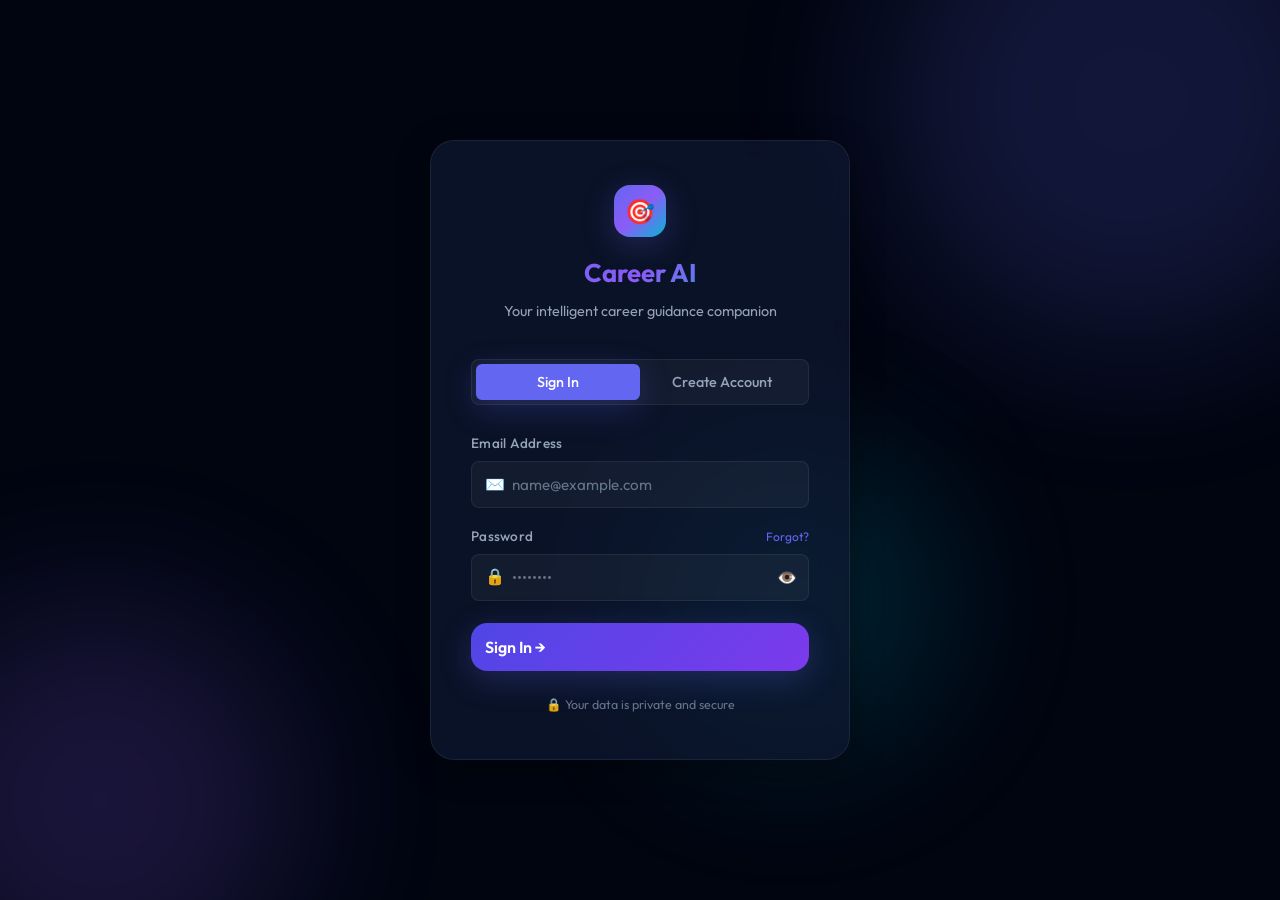
<file: frontend/index.html>
<!DOCTYPE html>
<html lang="en">

<head>
  <meta charset="UTF-8">
  <meta name="viewport" content="width=device-width, initial-scale=1.0">
  <title>Career AI — Dashboard</title>
  <meta name="description"
    content="Your personalized AI-powered career guidance dashboard. Chat, explore recommendations, and track your skill progress.">
  <link rel="stylesheet" href="css/style.css">
  <style>
    /* ── Layout ───────────────────────────────────────────────── */
    body {
      display: flex;
      height: 100vh;
      overflow: hidden;
      background: var(--bg-void);
    }

    /* ── Sidebar ─────────────────────────────────────────────── */
    .sidebar {
      width: 260px;
      min-width: 260px;
      background: var(--bg-card);
      border-right: 1px solid var(--border);
      display: flex;
      flex-direction: column;
      padding: 0;
      overflow: hidden;
    }

    .sidebar-header {
      padding: 24px 20px 20px;
      border-bottom: 1px solid var(--border);
    }

    .brand-row {
      display: flex;
      align-items: center;
      gap: 12px;
      margin-bottom: 16px;
    }

    .brand-icon {
      width: 38px;
      height: 38px;
      background: var(--grad-main);
      border-radius: 10px;
      display: flex;
      align-items: center;
      justify-content: center;
      font-size: 1.1rem;
      flex-shrink: 0;
      box-shadow: var(--shadow-acc);
    }

    .brand-name {
      font-size: 1.05rem;
      font-weight: 700;
      line-height: 1.2;
    }

    .brand-name span {
      display: block;
      font-size: 0.72rem;
      font-weight: 400;
      color: var(--text-3);
    }

    /* User pill */
    .user-pill {
      display: flex;
      align-items: center;
      gap: 10px;
      padding: 10px 12px;
      background: var(--bg-glass2);
      border: 1px solid var(--border);
      border-radius: var(--radius-sm);
    }

    .avatar {
      width: 32px;
      height: 32px;
      border-radius: 50%;
      background: var(--grad-main);
      display: flex;
      align-items: center;
      justify-content: center;
      font-size: 0.85rem;
      font-weight: 700;
      flex-shrink: 0;
    }

    .user-info {
      overflow: hidden;
    }

    .user-info strong {
      font-size: 0.85rem;
      display: block;
      white-space: nowrap;
      overflow: hidden;
      text-overflow: ellipsis;
    }

    .user-info small {
      font-size: 0.72rem;
      color: var(--text-3);
    }

    /* Nav */
    .sidebar-nav {
      flex: 1;
      padding: 16px 12px;
      overflow-y: auto;
      display: flex;
      flex-direction: column;
      gap: 2px;
    }

    .nav-group-label {
      font-size: 0.68rem;
      font-weight: 600;
      color: var(--text-3);
      text-transform: uppercase;
      letter-spacing: 0.08em;
      padding: 12px 8px 6px;
    }

    .nav-item {
      display: flex;
      align-items: center;
      gap: 10px;
      padding: 10px 12px;
      border-radius: var(--radius-sm);
      cursor: pointer;
      transition: var(--transition);
      color: var(--text-2);
      font-size: 0.88rem;
      font-weight: 500;
      border: none;
      background: none;
      width: 100%;
      text-align: left;
      font-family: var(--font);
    }

    .nav-item .nav-icon {
      font-size: 1rem;
      width: 20px;
      text-align: center;
    }

    .nav-item:hover {
      background: var(--bg-glass2);
      color: var(--text-1);
    }

    .nav-item.active {
      background: rgba(99, 102, 241, 0.12);
      color: #a5b4fc;
      border: 1px solid rgba(99, 102, 241, 0.2);
    }

    .nav-badge {
      margin-left: auto;
      min-width: 18px;
      height: 18px;
      background: var(--accent);
      border-radius: 99px;
      font-size: 0.65rem;
      font-weight: 700;
      display: flex;
      align-items: center;
      justify-content: center;
      padding: 0 5px;
    }

    /* New Chat btn */
    .new-chat-btn {
      margin: 0 12px 12px;
      padding: 10px;
      background: rgba(99, 102, 241, 0.12);
      border: 1px dashed rgba(99, 102, 241, 0.35);
      border-radius: var(--radius-sm);
      color: #a5b4fc;
      font-size: 0.85rem;
      font-weight: 500;
      cursor: pointer;
      transition: var(--transition);
      font-family: var(--font);
      display: flex;
      align-items: center;
      justify-content: center;
      gap: 8px;
    }

    .new-chat-btn:hover {
      background: rgba(99, 102, 241, 0.2);
      border-style: solid;
    }

    /* Session list */
    #sessionList {
      display: flex;
      flex-direction: column;
      gap: 2px;
    }

    .session-item {
      display: flex;
      align-items: center;
      gap: 8px;
      padding: 8px 10px;
      border-radius: var(--radius-sm);
      cursor: pointer;
      font-size: 0.82rem;
      color: var(--text-2);
      transition: var(--transition);
      white-space: nowrap;
      overflow: hidden;
      text-overflow: ellipsis;
    }

    .session-item:hover {
      background: var(--bg-glass2);
      color: var(--text-1);
    }

    /* Sidebar footer */
    .sidebar-footer {
      padding: 12px;
      border-top: 1px solid var(--border);
    }

    .logout-btn {
      width: 100%;
      padding: 10px;
      background: rgba(239, 68, 68, 0.08);
      border: 1px solid rgba(239, 68, 68, 0.15);
      border-radius: var(--radius-sm);
      color: #f87171;
      font-size: 0.85rem;
      font-weight: 500;
      cursor: pointer;
      font-family: var(--font);
      transition: var(--transition);
      display: flex;
      align-items: center;
      justify-content: center;
      gap: 8px;
    }

    .logout-btn:hover {
      background: rgba(239, 68, 68, 0.15);
    }

    /* ── Main Content ─────────────────────────────────────────── */
    .main-content {
      flex: 1;
      display: flex;
      flex-direction: column;
      overflow: hidden;
    }

    .view {
      display: none;
      flex-direction: column;
      height: 100%;
      overflow-y: auto;
    }

    .view.active {
      display: flex;
    }

    .view-body {
      padding: 32px 40px;
      flex: 1;
    }

    .view-header {
      padding: 20px 40px;
      border-bottom: 1px solid var(--border);
      display: flex;
      align-items: center;
      justify-content: space-between;
      background: rgba(2, 6, 23, 0.5);
      backdrop-filter: blur(8px);
      -webkit-backdrop-filter: blur(8px);
      flex-shrink: 0;
    }

    .view-title {
      font-size: 1.2rem;
      font-weight: 700;
    }

    .view-subtitle {
      font-size: 0.82rem;
      color: var(--text-3);
      margin-top: 2px;
    }

    /* ── Chat View ────────────────────────────────────────────── */
    #chatView {
      padding: 0;
      overflow: hidden;
    }

    .chat-layout {
      display: flex;
      flex-direction: column;
      height: 100%;
    }

    .messages-area {
      flex: 1;
      overflow-y: auto;
      padding: 28px 40px;
      display: flex;
      flex-direction: column;
      gap: 16px;
    }

    .msg {
      display: flex;
      gap: 12px;
      max-width: 75%;
      animation: msgIn 0.2s ease;
    }

    @keyframes msgIn {
      from {
        opacity: 0;
        transform: translateY(8px);
      }

      to {
        opacity: 1;
        transform: translateY(0);
      }
    }

    .msg.user {
      align-self: flex-end;
      flex-direction: row-reverse;
    }

    .msg-avatar {
      width: 32px;
      height: 32px;
      border-radius: 50%;
      display: flex;
      align-items: center;
      justify-content: center;
      font-size: 0.9rem;
      flex-shrink: 0;
      margin-top: 2px;
    }

    .msg.assistant .msg-avatar {
      background: linear-gradient(135deg, #6366f1, #8b5cf6);
    }

    .msg.user .msg-avatar {
      background: linear-gradient(135deg, #0ea5e9, #06b6d4);
    }

    .msg-bubble {
      padding: 13px 18px;
      border-radius: 18px;
      font-size: 0.92rem;
      line-height: 1.65;
      white-space: pre-wrap;
    }

    .msg.assistant .msg-bubble {
      background: var(--bg-card);
      border: 1px solid var(--border);
      border-bottom-left-radius: 4px;
      color: var(--text-1);
    }

    .msg.user .msg-bubble {
      background: var(--grad-btn);
      color: #fff;
      border-bottom-right-radius: 4px;
      box-shadow: var(--shadow-acc);
    }

    /* Typing indicator */
    .typing-dots {
      display: flex;
      gap: 4px;
      padding: 6px 0;
      align-items: center;
    }

    .typing-dots span {
      width: 7px;
      height: 7px;
      background: var(--text-3);
      border-radius: 50%;
      animation: dot 1.4s ease-in-out infinite;
    }

    .typing-dots span:nth-child(2) {
      animation-delay: 0.2s;
    }

    .typing-dots span:nth-child(3) {
      animation-delay: 0.4s;
    }

    @keyframes dot {

      0%,
      80%,
      100% {
        opacity: 0.3;
        transform: scale(0.8);
      }

      40% {
        opacity: 1;
        transform: scale(1);
      }
    }

    /* Feedback bar below assistant message */
    .msg-feedback {
      display: flex;
      align-items: center;
      gap: 6px;
      margin-top: 4px;
      padding-left: 44px;
    }

    .feedback-label {
      font-size: 0.72rem;
      color: var(--text-3);
    }

    .fb-star {
      font-size: 0.9rem;
      cursor: pointer;
      color: var(--text-3);
      transition: var(--transition);
    }

    .fb-star:hover,
    .fb-star.lit {
      color: #fbbf24;
    }

    /* Input bar */
    .chat-input-bar {
      padding: 16px 40px 20px;
      border-top: 1px solid var(--border);
      display: flex;
      gap: 12px;
      align-items: flex-end;
      background: var(--bg-void);
      flex-shrink: 0;
    }

    #chatInput {
      flex: 1;
      resize: none;
      min-height: 46px;
      max-height: 140px;
      padding: 12px 16px;
      background: var(--bg-card);
      border: 1px solid var(--border);
      border-radius: var(--radius);
      color: var(--text-1);
      font-family: var(--font);
      font-size: 0.92rem;
      line-height: 1.5;
      transition: var(--transition);
    }

    #chatInput:focus {
      outline: none;
      border-color: var(--accent);
      box-shadow: 0 0 0 3px rgba(99, 102, 241, 0.15);
    }

    #chatInput::placeholder {
      color: var(--text-3);
    }

    #sendBtn {
      width: 46px;
      height: 46px;
      border-radius: var(--radius-sm);
      border: none;
      background: var(--grad-btn);
      color: #fff;
      cursor: pointer;
      font-size: 1.1rem;
      transition: var(--transition);
      flex-shrink: 0;
      display: flex;
      align-items: center;
      justify-content: center;
      box-shadow: var(--shadow-acc);
    }

    #sendBtn:hover {
      transform: scale(1.05);
    }

    #sendBtn:disabled {
      opacity: 0.5;
      cursor: not-allowed;
      transform: none;
    }

    /* ── Shared view styles ───────────────────────────────────── */
    .section-heading {
      font-size: 1.35rem;
      font-weight: 700;
      margin-bottom: 4px;
    }

    .section-sub {
      color: var(--text-2);
      font-size: 0.88rem;
      margin-bottom: 24px;
    }

    .card-grid {
      display: grid;
      grid-template-columns: repeat(auto-fill, minmax(280px, 1fr));
      gap: 20px;
    }

    .data-card {
      background: var(--bg-card);
      border: 1px solid var(--border);
      border-radius: var(--radius);
      padding: 22px;
      transition: var(--transition);
      position: relative;
      overflow: hidden;
    }

    .data-card::before {
      content: '';
      position: absolute;
      top: 0;
      left: 0;
      right: 0;
      height: 2px;
      background: var(--grad-main);
      opacity: 0;
      transition: var(--transition);
    }

    .data-card:hover {
      border-color: var(--border-act);
      transform: translateY(-3px);
      box-shadow: var(--shadow-md);
    }

    .data-card:hover::before {
      opacity: 1;
    }

    .card-label {
      font-size: 0.72rem;
      font-weight: 600;
      color: var(--text-3);
      text-transform: uppercase;
      letter-spacing: 0.06em;
      margin-bottom: 6px;
    }

    .card-value {
      font-size: 1rem;
      font-weight: 600;
      color: var(--text-1);
    }

    .card-sub {
      font-size: 0.8rem;
      color: var(--text-2);
      margin-top: 4px;
    }

    /* Stat row */
    .stat-row {
      display: flex;
      gap: 16px;
      margin-bottom: 28px;
    }

    .stat-box {
      flex: 1;
      padding: 18px 20px;
      background: var(--bg-card);
      border: 1px solid var(--border);
      border-radius: var(--radius);
      display: flex;
      align-items: center;
      gap: 14px;
    }

    .stat-icon {
      width: 42px;
      height: 42px;
      border-radius: var(--radius-sm);
      display: flex;
      align-items: center;
      justify-content: center;
      font-size: 1.2rem;
      flex-shrink: 0;
    }

    .stat-icon-blue {
      background: rgba(99, 102, 241, 0.15);
    }

    .stat-icon-green {
      background: rgba(34, 197, 94, 0.15);
    }

    .stat-icon-amber {
      background: rgba(245, 158, 11, 0.15);
    }

    .stat-icon-cyan {
      background: rgba(6, 182, 212, 0.15);
    }

    .stat-label {
      font-size: 0.75rem;
      color: var(--text-3);
      margin-bottom: 2px;
    }

    .stat-value {
      font-size: 1.2rem;
      font-weight: 700;
    }

    /* ── Recommendations View ─────────────────────────────────── */
    .rec-header {
      display: flex;
      align-items: flex-start;
      justify-content: space-between;
      margin-bottom: 24px;
    }

    .ai-roadmap-box {
      background: linear-gradient(135deg, rgba(139, 92, 246, 0.08), rgba(99, 102, 241, 0.04));
      border: 1px solid rgba(139, 92, 246, 0.2);
      border-radius: var(--radius);
      padding: 24px;
      margin-bottom: 28px;
      display: none;
    }

    .ai-roadmap-box h3 {
      color: #a78bfa;
      font-size: 1rem;
      margin-bottom: 12px;
      display: flex;
      align-items: center;
      gap: 8px;
    }

    #aiGuidanceContent {
      white-space: pre-wrap;
      line-height: 1.7;
      font-size: 0.9rem;
      color: var(--text-2);
    }

    /* ── Career Rankings (Insights) ───────────────────────────── */
    .insights-grid {
      display: grid;
      grid-template-columns: 1fr 1fr;
      gap: 24px;
    }

    @media (max-width: 900px) {
      .insights-grid {
        grid-template-columns: 1fr;
      }
    }

    .career-rank-card {
      background: var(--bg-card);
      border: 1px solid var(--border);
      border-radius: var(--radius);
      padding: 18px 20px;
      display: flex;
      align-items: center;
      gap: 16px;
      transition: var(--transition);
      margin-bottom: 10px;
    }

    .career-rank-card:hover {
      border-color: var(--border-act);
      transform: translateX(4px);
    }

    .rank-num {
      width: 32px;
      height: 32px;
      border-radius: 50%;
      background: rgba(99, 102, 241, 0.12);
      border: 1px solid rgba(99, 102, 241, 0.25);
      display: flex;
      align-items: center;
      justify-content: center;
      font-size: 0.8rem;
      font-weight: 700;
      color: #a5b4fc;
      flex-shrink: 0;
    }

    .rank-info {
      flex: 1;
      min-width: 0;
    }

    .rank-name {
      font-weight: 600;
      font-size: 0.92rem;
      margin-bottom: 4px;
    }

    .rank-meta {
      font-size: 0.75rem;
      color: var(--text-3);
    }

    .rank-score {
      font-size: 1.3rem;
      font-weight: 700;
      background: var(--grad-main);
      -webkit-background-clip: text;
      background-clip: text;
      -webkit-text-fill-color: transparent;
      flex-shrink: 0;
    }

    /* Score bar */
    .score-bar-wrap {
      margin-top: 6px;
    }

    /* Skill gap */
    .gap-item {
      display: flex;
      align-items: center;
      justify-content: space-between;
      padding: 10px 0;
      border-bottom: 1px solid var(--border);
    }

    .gap-item:last-child {
      border-bottom: none;
    }

    .gap-skill-name {
      font-size: 0.9rem;
    }

    .importance-bar {
      width: 60px;
      height: 4px;
      background: rgba(255, 255, 255, 0.08);
      border-radius: 99px;
      overflow: hidden;
    }

    .importance-fill {
      height: 100%;
      background: var(--danger);
      border-radius: 99px;
      transition: width 0.6s ease;
    }

    /* ── Skill Progress View ──────────────────────────────────── */
    .skill-progress-list {
      display: flex;
      flex-direction: column;
      gap: 12px;
    }

    .sp-card {
      background: var(--bg-card);
      border: 1px solid var(--border);
      border-radius: var(--radius);
      padding: 16px 20px;
      display: flex;
      align-items: center;
      gap: 16px;
    }

    .sp-icon {
      width: 36px;
      height: 36px;
      background: rgba(99, 102, 241, 0.12);
      border-radius: 8px;
      display: flex;
      align-items: center;
      justify-content: center;
      font-size: 1rem;
      flex-shrink: 0;
    }

    .sp-info {
      flex: 1;
    }

    .sp-name {
      font-weight: 600;
      font-size: 0.9rem;
      margin-bottom: 4px;
    }

    .sp-label {
      font-size: 0.75rem;
      color: var(--text-3);
    }

    .sp-controls {
      display: flex;
      gap: 6px;
      align-items: center;
    }

    .sp-slider {
      width: 100px;
      -webkit-appearance: none;
      appearance: none;
      height: 4px;
      background: rgba(255, 255, 255, 0.1);
      border-radius: 99px;
      outline: none;
      cursor: pointer;
    }

    .sp-slider::-webkit-slider-thumb {
      -webkit-appearance: none;
      width: 14px;
      height: 14px;
      border-radius: 50%;
      background: var(--accent);
      cursor: pointer;
      box-shadow: 0 0 0 3px rgba(99, 102, 241, 0.2);
    }

    /* Add skill form */
    .add-skill-row {
      display: flex;
      gap: 10px;
      margin-bottom: 20px;
    }

    /* ── Profile View ──────────────────────────────────────────── */
    .profile-grid {
      display: grid;
      grid-template-columns: 1fr 1fr;
      gap: 20px;
    }

    .profile-field {
      display: flex;
      flex-direction: column;
      gap: 4px;
    }

    .profile-field .field-label {
      font-size: 0.75rem;
      color: var(--text-3);
      text-transform: uppercase;
      letter-spacing: 0.05em;
    }

    .profile-field .field-value {
      font-size: 0.95rem;
      color: var(--text-1);
      font-weight: 500;
    }

    /* ── Feedback modal ───────────────────────────────────────── */
    .modal-overlay {
      position: fixed;
      inset: 0;
      background: rgba(0, 0, 0, 0.7);
      display: none;
      align-items: center;
      justify-content: center;
      z-index: 1000;
      backdrop-filter: blur(4px);
    }

    .modal-overlay.open {
      display: flex;
    }

    .modal-box {
      background: var(--bg-card);
      border: 1px solid var(--border);
      border-radius: var(--radius-lg);
      padding: 32px;
      width: 100%;
      max-width: 420px;
      animation: fadeUp 0.3s ease;
    }

    .modal-box h3 {
      font-size: 1.1rem;
      margin-bottom: 8px;
    }

    .modal-box p {
      color: var(--text-2);
      font-size: 0.88rem;
      margin-bottom: 20px;
    }

    .modal-actions {
      display: flex;
      gap: 10px;
      margin-top: 20px;
      justify-content: flex-end;
    }

    /* ── Loading skeleton for cards ───────────────────────────── */
    .loading-grid {
      display: grid;
      grid-template-columns: repeat(auto-fill, minmax(280px, 1fr));
      gap: 20px;
    }

    .skel-card {
      height: 120px;
      border-radius: var(--radius);
    }

    /* ── Scrollable sections ──────────────────────────────────── */
    .scrollable {
      overflow-y: auto;
    }
  </style>
</head>

<body>

  <!-- ════ SIDEBAR ════════════════════════════════════════════════ -->
  <aside class="sidebar">
    <div class="sidebar-header">
      <div class="brand-row">
        <div class="brand-icon">🎯</div>
        <div class="brand-name">
          Career AI
          <span>Guidance System</span>
        </div>
      </div>
      <div class="user-pill">
        <div class="avatar" id="avatarEl">K</div>
        <div class="user-info">
          <strong id="userNameEl">Loading...</strong>
          <small id="userStreamEl">Student</small>
        </div>
      </div>
    </div>

    <nav class="sidebar-nav" role="navigation">
      <div class="nav-group-label">Chat</div>
      <button class="nav-item active" id="nav-chat" onclick="switchView('chat', this)">
        <span class="nav-icon">💬</span> Career Chat
      </button>
      <button class="new-chat-btn" onclick="createNewChat()">＋ New Chat</button>

      <div class="nav-group-label">Sessions</div>
      <div id="sessionList">
        <div class="session-item" style="color:var(--text-3);font-style:italic;">No sessions yet</div>
      </div>

      <div class="nav-group-label">Explore</div>
      <button class="nav-item" id="nav-recommendations" onclick="switchView('recommendations', this)">
        <span class="nav-icon">🎓</span> Recommendations
      </button>
      <button class="nav-item" id="nav-insights" onclick="switchView('insights', this)">
        <span class="nav-icon">📊</span> Career Insights
      </button>
      <button class="nav-item" id="nav-skills" onclick="switchView('skills', this)">
        <span class="nav-icon">🛠️</span> Skill Progress
      </button>
      <button class="nav-item" id="nav-profile" onclick="switchView('profile', this)">
        <span class="nav-icon">👤</span> My Profile
      </button>
    </nav>

    <div class="sidebar-footer">
      <button class="logout-btn" onclick="handleLogout()">🚪 Logout</button>
    </div>
  </aside>

  <!-- ════ MAIN CONTENT ════════════════════════════════════════════ -->
  <main class="main-content">

    <!-- ── Chat View ──────────────────────────────────────────── -->
    <div id="chatView" class="view active">
      <div class="chat-layout">
        <div class="view-header">
          <div>
            <div class="view-title">Career Guidance Chat</div>
            <div class="view-subtitle" id="chatSessionLabel">Ask me anything about careers, colleges, or skills</div>
          </div>
          <div style="display:flex;gap:8px;">
            <button class="btn-ghost" onclick="openFeedbackModal()" style="font-size:0.82rem;padding:8px 14px;">⭐ Rate
              AI</button>
          </div>
        </div>

        <div class="messages-area" id="chatMessages">
          <div class="msg assistant">
            <div class="msg-avatar">🎯</div>
            <div>
              <div class="msg-bubble">
                Hello! I'm your AI career advisor. I can help you explore careers, understand entrance exams, identify
                skill gaps, and build a personalized roadmap. What would you like to know today?
              </div>
            </div>
          </div>

          <!-- Quick prompts -->
          <div style="display:flex;flex-wrap:wrap;gap:8px;padding-left:44px;">
            <button class="btn-ghost" style="font-size:0.8rem;padding:7px 14px;"
              onclick="quickPrompt('What career suits me best based on my profile?')">🎯 Best career for me</button>
            <button class="btn-ghost" style="font-size:0.8rem;padding:7px 14px;"
              onclick="quickPrompt('What skills should I learn next?')">🛠️ Skills to learn</button>
            <button class="btn-ghost" style="font-size:0.8rem;padding:7px 14px;"
              onclick="quickPrompt('Give me a 6-month study roadmap')">🗺️ 6-month roadmap</button>
            <button class="btn-ghost" style="font-size:0.8rem;padding:7px 14px;"
              onclick="quickPrompt('Which exams should I prepare for?')">📝 Entrance exams</button>
          </div>
        </div>

        <div class="chat-input-bar">
          <textarea id="chatInput" placeholder="Ask about careers, colleges, skills, exams..." rows="1"></textarea>
          <button id="sendBtn" onclick="sendMessage()">➤</button>
        </div>
      </div>
    </div>

    <!-- ── Recommendations View ───────────────────────────────── -->
    <div id="recommendationsView" class="view">
      <div class="view-header">
        <div>
          <div class="view-title">🎓 College Recommendations</div>
          <div class="view-subtitle">Matched to your marks, category, and interest area</div>
        </div>
        <button class="btn-primary" onclick="generateAiGuidance()" style="padding:10px 18px;font-size:0.85rem;">✨
          Generate AI Roadmap</button>
      </div>
      <div class="view-body">
        <div id="aiGuidanceBox" class="ai-roadmap-box">
          <h3>✨ AI-Generated Career Roadmap</h3>
          <div id="aiGuidanceContent">Generating...</div>
        </div>
        <div id="recGrid" class="card-grid">
          <div class="skel-card skeleton"></div>
          <div class="skel-card skeleton"></div>
          <div class="skel-card skeleton"></div>
        </div>
      </div>
    </div>

    <!-- ── Insights View ──────────────────────────────────────── -->
    <div id="insightsView" class="view">
      <div class="view-header">
        <div>
          <div class="view-title">📊 Career Insights</div>
          <div class="view-subtitle">AI-scored career matches and skill gap analysis</div>
        </div>
        <div>
          <input id="webSearchInput" class="input-field" type="text" placeholder="Search any career..."
            style="width:180px;font-size:0.82rem;padding:8px 12px;display:inline-block;"
            onkeydown="if(event.key==='Enter') performWebSearch()">
          <button class="btn-primary" onclick="performWebSearch()"
            style="padding:9px 16px;font-size:0.82rem;margin-left:6px;">🔍 Search</button>
        </div>
      </div>
      <div class="view-body">
        <!-- Web result -->
        <div id="webSearchResult" style="display:none;margin-bottom:20px;" class="data-card"></div>

        <div class="insights-grid">
          <!-- Career Rankings -->
          <div>
            <div class="section-heading" style="font-size:1.05rem;margin-bottom:16px;">🏆 Top Career Matches</div>
            <div id="rankingList">
              <div class="skel-card skeleton" style="height:80px;"></div>
              <div class="skel-card skeleton" style="height:80px;margin-top:10px;"></div>
              <div class="skel-card skeleton" style="height:80px;margin-top:10px;"></div>
            </div>
          </div>

          <!-- Skill Gap -->
          <div>
            <div class="section-heading" style="font-size:1.05rem;margin-bottom:16px;">🎯 Skill Gap Analysis</div>
            <div class="data-card" style="padding:20px;">
              <div style="font-size:0.8rem;color:var(--text-3);margin-bottom:14px;" id="skillGapCareer">For your career
                goal</div>
              <div id="skillGapList">
                <div class="skeleton" style="height:16px;margin-bottom:10px;border-radius:4px;"></div>
              </div>
            </div>

            <div class="data-card" style="margin-top:16px;padding:20px;">
              <div style="font-size:0.85rem;font-weight:600;margin-bottom:12px;">🌐 Explore Career Online</div>
              <p style="font-size:0.78rem;color:var(--text-3);margin-bottom:12px;">Find careers not in our database</p>
              <div id="webResultInline"
                style="font-size:0.82rem;color:var(--text-2);display:none;margin-bottom:12px;line-height:1.6;"></div>
            </div>
          </div>
        </div>
      </div>
    </div>

    <!-- ── Skill Progress View ────────────────────────────────── -->
    <div id="skillsView" class="view">
      <div class="view-header">
        <div>
          <div class="view-title">🛠️ Skill Progress Tracker</div>
          <div class="view-subtitle">Track your learning journey and proficiency levels</div>
        </div>
      </div>
      <div class="view-body">
        <!-- Add skill -->
        <div class="add-skill-row">
          <input id="newSkillInput" class="input-field" type="text"
            placeholder="Add a new skill (e.g. React, Deep Learning)" style="flex:1;"
            onkeydown="if(event.key==='Enter') addNewSkill()">
          <select id="newSkillLevel" class="input-field" style="width:140px;">
            <option value="1">Beginner</option>
            <option value="2">Elementary</option>
            <option value="3" selected>Intermediate</option>
            <option value="4">Advanced</option>
            <option value="5">Expert</option>
          </select>
          <button class="btn-primary" onclick="addNewSkill()" style="padding:12px 20px;">＋ Add</button>
        </div>

        <div id="skillProgressList" class="skill-progress-list">
          <div class="skel-card skeleton" style="height:60px;border-radius:12px;"></div>
          <div class="skel-card skeleton" style="height:60px;border-radius:12px;margin-top:10px;"></div>
        </div>
      </div>
    </div>

    <!-- ── Profile View ───────────────────────────────────────── -->
    <div id="profileView" class="view">
      <div class="view-header">
        <div>
          <div class="view-title">👤 My Profile</div>
          <div class="view-subtitle">Your academic background and career preferences</div>
        </div>
        <button class="btn-primary" onclick="window.location.href='profile-setup.html'"
          style="padding:10px 18px;font-size:0.85rem;">✏️ Edit Profile</button>
      </div>
      <div class="view-body">
        <div class="data-card" style="padding:28px;max-width:640px;margin-bottom:24px;">
          <div id="profileContent">
            <div class="skeleton" style="height:16px;width:60%;border-radius:4px;margin-bottom:12px;"></div>
            <div class="skeleton" style="height:16px;width:40%;border-radius:4px;margin-bottom:12px;"></div>
            <div class="skeleton" style="height:16px;width:70%;border-radius:4px;"></div>
          </div>
        </div>

        <!-- Skills card -->
        <div class="data-card" style="padding:24px;max-width:640px;">
          <div style="font-size:0.88rem;font-weight:600;color:var(--text-2);margin-bottom:14px;">🛠️ Current Skills
          </div>
          <div id="profileSkillsList" style="display:flex;flex-wrap:wrap;gap:8px;"></div>
        </div>
      </div>
    </div>

  </main>

  <!-- ── Feedback Modal ────────────────────────────────── -->
  <div class="modal-overlay" id="feedbackModal">
    <div class="modal-box glass-card">
      <h3>⭐ Rate AI Guidance</h3>
      <p>How helpful was Career AI's guidance? Your feedback improves recommendations.</p>
      <div style="display:flex;align-items:center;gap:6px;margin-bottom:16px;">
        <span class="feedback-label">Rating:</span>
        <div class="star-rating" id="modalStars">
          <span class="star" onclick="setModalRating(1)">★</span>
          <span class="star" onclick="setModalRating(2)">★</span>
          <span class="star" onclick="setModalRating(3)">★</span>
          <span class="star" onclick="setModalRating(4)">★</span>
          <span class="star" onclick="setModalRating(5)">★</span>
        </div>
      </div>
      <textarea id="feedbackComment" class="input-field" rows="3" placeholder="Any specific comments? (optional)"
        style="resize:vertical;"></textarea>
      <div class="modal-actions">
        <button class="btn-ghost" onclick="closeFeedbackModal()">Cancel</button>
        <button class="btn-primary" onclick="submitFeedback()">Submit Feedback</button>
      </div>
    </div>
  </div>

  <script src="js/api.js"></script>
  <script>
    // ─── State ───────────────────────────────────────────────────
    const userId = localStorage.getItem("user_id");
    if (!userId) window.location.href = "login.html";

    let currentSessionId = null;
    let currentFeedbackRating = 0;
    let currentView = "chat";

    // ─── Init ────────────────────────────────────────────────────
    window.addEventListener("DOMContentLoaded", async () => {
      await loadUserInfo();
      guardProfile();
      loadSessions();
    });

    async function guardProfile() {
      if (localStorage.getItem("profile_setup") === "true") return;
      try {
        const res = await api(`/profile/${userId}`);
        if (!res || res.error) {
          window.location.href = "profile-setup.html";
        } else {
          localStorage.setItem("profile_setup", "true");
        }
      } catch (e) { }
    }

    async function loadUserInfo() {
      try {
        const p = await api(`/profile/${userId}`);
        if (p && !p.error) {
          const name = p.name || localStorage.getItem("user_name") || "Student";
          document.getElementById("userNameEl").textContent = name;
          document.getElementById("avatarEl").textContent = name[0].toUpperCase();
          document.getElementById("userStreamEl").textContent = p.stream || p.education_level || "Student";
        }
      } catch (e) { }
    }

    // ─── View Switching ──────────────────────────────────────────
    function switchView(view, btn) {
      document.querySelectorAll(".view").forEach(v => v.classList.remove("active"));
      document.querySelectorAll(".nav-item").forEach(n => n.classList.remove("active"));

      const viewMap = {
        chat: "chatView",
        recommendations: "recommendationsView",
        insights: "insightsView",
        skills: "skillsView",
        profile: "profileView",
      };

      document.getElementById(viewMap[view]).classList.add("active");
      if (btn) btn.classList.add("active");
      currentView = view;

      if (view === "recommendations") loadRecommendations();
      if (view === "insights") loadInsights();
      if (view === "skills") loadSkillProgress();
      if (view === "profile") loadProfile();
    }

    // ─── Chat ────────────────────────────────────────────────────
    async function getOrCreateSession() {
      if (currentSessionId) return currentSessionId;
      const res = await api(`/chat/session/${userId}`, "POST");
      currentSessionId = res.session_id;
      await loadSessions();
      return currentSessionId;
    }

    async function sendMessage() {
      const input = document.getElementById("chatInput");
      const text = input.value.trim();
      if (!text) return;

      appendMessage(text, "user");
      input.value = "";
      autoResize(input);

      const sessionId = await getOrCreateSession();

      // Typing indicator
      const typingEl = appendTyping();

      document.getElementById("sendBtn").disabled = true;
      try {
        const res = await api(`/chat/${sessionId}?message=${encodeURIComponent(text)}`, "POST");
        typingEl.remove();
        const reply = res.reply || res.error || "Sorry, I couldn't process that.";
        appendMessage(reply, "assistant");
      } catch (e) {
        typingEl.remove();
        appendMessage("⚠️ Could not reach the server. Please check the backend.", "assistant");
      } finally {
        document.getElementById("sendBtn").disabled = false;
      }
    }

    function quickPrompt(text) {
      document.getElementById("chatInput").value = text;
      sendMessage();
    }

    function appendMessage(text, role) {
      const area = document.getElementById("chatMessages");
      const msg = document.createElement("div");
      msg.className = `msg ${role}`;
      msg.innerHTML = `
    <div class="msg-avatar">${role === "assistant" ? "🎯" : "👤"}</div>
    <div>
      <div class="msg-bubble">${escHtml(text)}</div>
    </div>
  `;
      area.appendChild(msg);
      area.scrollTop = area.scrollHeight;
      return msg;
    }

    function appendTyping() {
      const area = document.getElementById("chatMessages");
      const msg = document.createElement("div");
      msg.className = "msg assistant";
      msg.innerHTML = `
    <div class="msg-avatar">🎯</div>
    <div class="msg-bubble" style="padding:14px 18px;">
      <div class="typing-dots"><span></span><span></span><span></span></div>
    </div>
  `;
      area.appendChild(msg);
      area.scrollTop = area.scrollHeight;
      return msg;
    }

    function escHtml(t) {
      return t.replace(/&/g, "&amp;").replace(/</g, "&lt;").replace(/>/g, "&gt;").replace(/\n/g, "<br>");
    }

    function createNewChat() {
      currentSessionId = null;
      document.getElementById("chatMessages").innerHTML = `
    <div class="msg assistant">
      <div class="msg-avatar">🎯</div>
      <div><div class="msg-bubble">New session started! How can I help you today?</div></div>
    </div>
  `;
      switchView("chat", document.getElementById("nav-chat"));
    }

    async function loadSessions() {
      try {
        const sessions = await api(`/chat/sessions/${userId}`);
        const list = document.getElementById("sessionList");
        if (!sessions || !sessions.length) {
          list.innerHTML = `<div class="session-item" style="color:var(--text-3);font-style:italic;">No sessions yet</div>`;
          return;
        }
        list.innerHTML = sessions.slice(0, 6).map(s => `
      <div class="session-item" onclick="loadSession(${s.session_id})">
        💬 ${escHtml(s.title || "Chat #" + s.session_id)}
      </div>
    `).join("");
      } catch (e) { }
    }

    async function loadSession(sessionId) {
      currentSessionId = sessionId;
      document.getElementById("chatSessionLabel").textContent = "Session #" + sessionId;
      const msgs = await api(`/chat/messages/${sessionId}`);
      const area = document.getElementById("chatMessages");
      area.innerHTML = "";
      if (msgs && msgs.length) {
        msgs.forEach(m => appendMessage(m.message, m.role));
      }
      switchView("chat", document.getElementById("nav-chat"));
    }

    // Auto-resize textarea
    document.getElementById("chatInput").addEventListener("input", function () { autoResize(this); });
    document.getElementById("chatInput").addEventListener("keydown", function (e) {
      if (e.key === "Enter" && !e.shiftKey) { e.preventDefault(); sendMessage(); }
    });
    function autoResize(el) {
      el.style.height = "auto";
      el.style.height = Math.min(el.scrollHeight, 140) + "px";
    }

    // ─── Recommendations ─────────────────────────────────────────
    async function loadRecommendations() {
      const grid = document.getElementById("recGrid");
      grid.innerHTML = `<div class="skel-card skeleton"></div><div class="skel-card skeleton"></div><div class="skel-card skeleton"></div>`;
      try {
        const res = await api(`/personalized-recommendation/${userId}`);
        if (!res.recommendations || !res.recommendations.length) {
          grid.innerHTML = `
        <div style="grid-column:1/-1;text-align:center;padding:40px 20px;">
          <div style="font-size:2rem;margin-bottom:12px;">🏫</div>
          <div style="font-weight:600;margin-bottom:6px;">No college data available yet</div>
          <div style="color:var(--text-3);font-size:0.88rem;">${res.note || "Try the Career Chat for AI-powered guidance."}</div>
        </div>`;
          return;
        }
        const statusColor = { "Within Budget": "badge-success", "High Value": "badge-accent", "Expensive": "badge-warning" };
        grid.innerHTML = res.recommendations.map(r => `
      <div class="data-card">
        <div class="card-label">College</div>
        <div class="card-value" style="font-size:1.05rem;">${r.college}</div>
        <div style="display:flex;gap:8px;align-items:center;margin-top:10px;flex-wrap:wrap;">
          <span class="badge badge-accent">Cutoff: ${r.cutoff}</span>
          <span class="badge badge-success">📦 ${r.avg_package_lpa} LPA</span>
          <span class="badge ${statusColor[r.status] || 'badge-accent'}">${r.status}</span>
        </div>
        <div class="card-sub" style="margin-top:8px;">Placement: <strong>${r.placement_percentage}%</strong></div>
      </div>
    `).join("");
      } catch (e) {
        grid.innerHTML = `<div style="color:var(--text-3);">Could not load recommendations.</div>`;
      }
    }

    async function generateAiGuidance() {
      const box = document.getElementById("aiGuidanceBox");
      const content = document.getElementById("aiGuidanceContent");
      box.style.display = "block";
      content.textContent = "Generating your personalized roadmap... ✨";
      box.scrollIntoView({ behavior: "smooth" });
      try {
        const res = await api(`/ai-guidance/${userId}`);
        content.textContent = res.ai_guidance || res.error || "Could not generate guidance.";
      } catch (e) {
        content.textContent = "⚠️ Could not reach the server.";
      }
    }

    // ─── Insights ────────────────────────────────────────────────
    async function loadInsights() {
      loadCareerRankings();
      loadSkillGap();
    }

    async function loadCareerRankings() {
      const list = document.getElementById("rankingList");
      list.innerHTML = `<div class="skel-card skeleton" style="height:80px;"></div>`.repeat(3);
      try {
        const res = await api(`/career-ranking/${userId}`);
        if (!res.rankings || !res.rankings.length) {
          list.innerHTML = `<div style="color:var(--text-3);font-size:0.88rem;">Complete your profile to see career matches.</div>`;
          return;
        }
        list.innerHTML = res.rankings.map((c, i) => `
      <div class="career-rank-card">
        <div class="rank-num">${i + 1}</div>
        <div class="rank-info">
          <div class="rank-name">${c.name}</div>
          <div class="score-bar-wrap">
            <div class="progress-track" style="width:100%;max-width:200px;">
              <div class="progress-fill" style="width:${c.score}%;"></div>
            </div>
          </div>
          <div class="rank-meta" style="margin-top:4px;">
            Demand ${c.demand} · Growth ${c.growth} · Avg ${c.avg_salary_lpa || '–'} LPA
          </div>
        </div>
        <div class="rank-score">${c.score}%</div>
      </div>
    `).join("");
      } catch (e) {
        list.innerHTML = `<div style="color:var(--text-3);font-size:0.88rem;">Could not load rankings.</div>`;
      }
    }

    async function loadSkillGap() {
      const gapList = document.getElementById("skillGapList");
      try {
        const res = await api(`/skill-gap/${userId}`);
        document.getElementById("skillGapCareer").textContent = `For: ${res.career || "your career goal"}`;
        if (!res.missing_skills || !res.missing_skills.length) {
          gapList.innerHTML = `<div style="color:var(--success);font-size:0.88rem;">🎉 You have all required skills for this role!</div>`;
          return;
        }
        gapList.innerHTML = res.missing_skills.map(s => `
      <div class="gap-item">
        <div>
          <div class="gap-skill-name">${s.skill}</div>
          <div style="font-size:0.72rem;color:var(--text-3);">Priority ${s.importance || '–'}</div>
        </div>
        <div class="importance-bar">
          <div class="importance-fill" style="width:${Math.min((s.importance || 1) * 25, 100)}%;"></div>
        </div>
      </div>
    `).join("");
      } catch (e) {
        gapList.innerHTML = `<div style="color:var(--text-3);font-size:0.88rem;">Could not run gap analysis.</div>`;
      }
    }

    async function performWebSearch() {
      const q = document.getElementById("webSearchInput").value.trim();
      if (!q) return;
      const resultDiv = document.getElementById("webResultInline");
      resultDiv.style.display = "block";
      resultDiv.innerHTML = "Searching...";
      try {
        const res = await api(`/web-search?query=${encodeURIComponent(q)}`);
        if (res.error) { resultDiv.innerHTML = "Search failed."; return; }
        resultDiv.innerHTML = `
      <strong>${res.title}</strong><br>
      ${res.description}<br><br>
      💰 Salary: ${res.avg_salary}<br>
      🛠️ Skills: ${(res.skills_required || []).join(", ")}
    `;
      } catch (e) { resultDiv.innerHTML = "Could not reach server."; }
    }

    // ─── Skill Progress ──────────────────────────────────────────
    const PROF_LABELS = ["", "Beginner", "Elementary", "Intermediate", "Advanced", "Expert"];
    const PROF_COLORS = ["", "#64748b", "#06b6d4", "#6366f1", "#8b5cf6", "#f59e0b"];

    async function loadSkillProgress() {
      const list = document.getElementById("skillProgressList");
      list.innerHTML = `<div class="skel-card skeleton" style="height:60px;border-radius:12px;"></div>`.repeat(3);
      try {
        const res = await api(`/skill-progress/${userId}`);
        if (!res.skill_progress || !res.skill_progress.length) {
          list.innerHTML = `
        <div style="text-align:center;padding:40px 20px;color:var(--text-3);">
          <div style="font-size:2rem;margin-bottom:10px;">🛠️</div>
          <div>No skill progress tracked yet. Add a skill above!</div>
        </div>`;
          return;
        }
        list.innerHTML = res.skill_progress.map(sp => `
      <div class="sp-card">
        <div class="sp-icon">🔷</div>
        <div class="sp-info">
          <div class="sp-name">${sp.skill}</div>
          <div class="sp-label" style="color:${PROF_COLORS[sp.proficiency_level]};">
            ${sp.label}
          </div>
          <div class="progress-track" style="margin-top:6px;max-width:200px;">
            <div class="progress-fill" style="width:${sp.proficiency_level * 20}%;background:${PROF_COLORS[sp.proficiency_level]};"></div>
          </div>
        </div>
        <div class="sp-controls">
          <input type="range" class="sp-slider" min="1" max="5" value="${sp.proficiency_level}"
            oninput="updateSkillLevel('${sp.skill}', this.value)"
            title="Adjust proficiency">
          <span style="font-size:0.75rem;color:var(--text-3);min-width:12px;">${sp.proficiency_level}/5</span>
        </div>
      </div>
    `).join("");
      } catch (e) {
        list.innerHTML = `<div style="color:var(--text-3);">Could not load skill progress.</div>`;
      }
    }

    async function addNewSkill() {
      const name = document.getElementById("newSkillInput").value.trim();
      const level = parseInt(document.getElementById("newSkillLevel").value);
      if (!name) return;
      document.getElementById("newSkillInput").value = "";
      try {
        await api(`/skill-progress/${userId}`, "POST", { skill_name: name, proficiency_level: level });
        showToast(`"${name}" added at ${PROF_LABELS[level]} level`, "success");
        loadSkillProgress();
      } catch (e) {
        showToast("Failed to add skill. Check server.", "error");
      }
    }

    async function updateSkillLevel(skillName, level) {
      try {
        await api(`/skill-progress/${userId}`, "POST", {
          skill_name: skillName,
          proficiency_level: parseInt(level)
        });
        showToast(`${skillName} updated to ${PROF_LABELS[level]}`, "info");
      } catch (e) { }
    }

    // ─── Profile ─────────────────────────────────────────────────
    async function loadProfile() {
      const content = document.getElementById("profileContent");
      try {
        const p = await api(`/profile/${userId}`);
        if (!p || p.error) {
          content.innerHTML = `<div style="color:var(--text-3);">Profile not found. <a href="profile-setup.html" style="color:var(--accent);">Set it up</a>.</div>`;
          return;
        }
        const fields = [
          ["Education", `${p.education_level || '–'} (${p.class_or_degree || '–'})`],
          ["Stream", p.stream || '–'],
          ["Marks", `${p.marks || '–'}%`],
          ["Category", p.category || '–'],
          ["Interest", p.interest_area || '–'],
          ["Location", p.location_preference || '–'],
          ["Budget", p.budget_lpa ? `${p.budget_lpa} LPA` : '–'],
          ["Career Goal", p.career_goal || '–'],
        ];
        content.innerHTML = `
      <div class="profile-grid">
        ${fields.map(([label, value]) => `
          <div class="profile-field">
            <div class="field-label">${label}</div>
            <div class="field-value">${escHtml(String(value))}</div>
          </div>
        `).join("")}
      </div>
    `;

        // Skills
        const skillsEl = document.getElementById("profileSkillsList");
        if (p.skills && p.skills.length) {
          skillsEl.innerHTML = p.skills.map(s => `
        <span class="badge badge-accent">${escHtml(s)}</span>
      `).join("");
        } else {
          skillsEl.innerHTML = `<span style="color:var(--text-3);font-size:0.85rem;">No skills added yet.</span>`;
        }
      } catch (e) {
        content.innerHTML = `<div style="color:var(--text-3);">Could not load profile data.</div>`;
      }
    }

    // ─── Feedback ────────────────────────────────────────────────
    function openFeedbackModal() {
      document.getElementById("feedbackModal").classList.add("open");
    }
    function closeFeedbackModal() {
      document.getElementById("feedbackModal").classList.remove("open");
      currentFeedbackRating = 0;
      document.querySelectorAll("#modalStars .star").forEach(s => s.classList.remove("active"));
      document.getElementById("feedbackComment").value = "";
    }
    function setModalRating(n) {
      currentFeedbackRating = n;
      document.querySelectorAll("#modalStars .star").forEach((s, i) => s.classList.toggle("active", i < n));
    }
    async function submitFeedback() {
      if (!currentFeedbackRating) { showToast("Please select a rating.", "error"); return; }
      const comment = document.getElementById("feedbackComment").value;
      try {
        const res = await api("/feedback", "POST", {
          user_id: parseInt(userId),
          session_id: currentSessionId,
          rating: currentFeedbackRating,
          comment
        });
        closeFeedbackModal();
        showToast(res.message || "Thank you for your feedback!", "success");
      } catch (e) {
        showToast("Failed to submit feedback.", "error");
      }
    }

    // ─── Logout ──────────────────────────────────────────────────
    function handleLogout() {
      localStorage.clear();
      window.location.href = "login.html";
    }

    // ─── Toast ───────────────────────────────────────────────────
    function showToast(msg, type = "info") {
      document.querySelectorAll(".toast").forEach(t => t.remove());
      const t = document.createElement("div");
      t.className = `toast toast-${type}`;
      t.textContent = msg;
      document.body.appendChild(t);
      setTimeout(() => { t.style.opacity = "0"; t.style.transition = "opacity 0.3s"; setTimeout(() => t.remove(), 300); }, 2800);
    }
  </script>
</body>

</html>
</file>
<file: frontend/css/style.css>
/* ============================================================
   Career AI — Global Design System
   Premium Glassmorphism + Dark Theme
   ============================================================ */

@import url('https://fonts.googleapis.com/css2?family=Outfit:wght@300;400;500;600;700&display=swap');

/* ── Reset & Base ─────────────────────────────────────────── */
*, *::before, *::after { box-sizing: border-box; margin: 0; padding: 0; }

:root {
  --font: 'Outfit', sans-serif;

  /* Colors */
  --bg-void:    #010510;
  --bg-dark:    #020617;
  --bg-card:    #0d1626;
  --bg-glass:   rgba(15, 25, 50, 0.7);
  --bg-glass2:  rgba(255,255,255,0.04);
  --border:     rgba(255,255,255,0.07);
  --border-act: rgba(99,102,241,0.5);

  --accent:     #6366f1;
  --accent-2:   #8b5cf6;
  --accent-3:   #06b6d4;
  --success:    #22c55e;
  --warning:    #f59e0b;
  --danger:     #ef4444;

  --text-1:     #f1f5f9;
  --text-2:     #94a3b8;
  --text-3:     #64748b;

  /* Gradients */
  --grad-main:  linear-gradient(135deg, #6366f1 0%, #8b5cf6 50%, #06b6d4 100%);
  --grad-card:  linear-gradient(135deg, rgba(99,102,241,0.15), rgba(139,92,246,0.05));
  --grad-btn:   linear-gradient(135deg, #4f46e5, #7c3aed);

  /* Effects */
  --blur:       blur(16px);
  --shadow-sm:  0 4px 16px rgba(0,0,0,0.3);
  --shadow-md:  0 8px 32px rgba(0,0,0,0.4);
  --shadow-lg:  0 20px 60px rgba(0,0,0,0.5);
  --shadow-acc: 0 8px 32px rgba(99,102,241,0.25);

  --radius-sm:  8px;
  --radius:     16px;
  --radius-lg:  24px;
  --radius-xl:  32px;

  --transition: 0.25s cubic-bezier(0.4, 0, 0.2, 1);
}

html { scroll-behavior: smooth; }
body {
  font-family: var(--font);
  background: var(--bg-dark);
  color: var(--text-1);
  line-height: 1.6;
  -webkit-font-smoothing: antialiased;
}

/* ── Scrollbar ────────────────────────────────────────────── */
::-webkit-scrollbar { width: 4px; height: 4px; }
::-webkit-scrollbar-track { background: var(--bg-card); }
::-webkit-scrollbar-thumb { background: rgba(99,102,241,0.4); border-radius: 99px; }

/* ── Glass Card ───────────────────────────────────────────── */
.glass-card {
  background: var(--bg-glass);
  border: 1px solid var(--border);
  border-radius: var(--radius-lg);
  backdrop-filter: var(--blur);
  -webkit-backdrop-filter: var(--blur);
  box-shadow: var(--shadow-md);
}

/* ── Gradient Text ────────────────────────────────────────── */
.grad-text {
  background: var(--grad-main);
  -webkit-background-clip: text;
  background-clip: text;
  -webkit-text-fill-color: transparent;
}

/* ── Buttons ─────────────────────────────────────────────── */
.btn-primary {
  display: inline-flex;
  align-items: center;
  gap: 8px;
  padding: 12px 24px;
  background: var(--grad-btn);
  color: #fff;
  border: none;
  border-radius: var(--radius);
  font-family: var(--font);
  font-size: 0.95rem;
  font-weight: 600;
  cursor: pointer;
  transition: var(--transition);
  box-shadow: var(--shadow-acc);
}
.btn-primary:hover { transform: translateY(-2px); box-shadow: 0 12px 40px rgba(99,102,241,0.4); }
.btn-primary:active { transform: translateY(0); }
.btn-primary:disabled { opacity: 0.6; cursor: not-allowed; transform: none; }

.btn-ghost {
  display: inline-flex;
  align-items: center;
  gap: 8px;
  padding: 10px 20px;
  background: var(--bg-glass2);
  color: var(--text-2);
  border: 1px solid var(--border);
  border-radius: var(--radius);
  font-family: var(--font);
  font-size: 0.9rem;
  font-weight: 500;
  cursor: pointer;
  transition: var(--transition);
}
.btn-ghost:hover { background: rgba(255,255,255,0.08); color: var(--text-1); border-color: var(--border-act); }

/* ── Form Inputs ──────────────────────────────────────────── */
.form-group { display: flex; flex-direction: column; gap: 6px; }
.form-group label { font-size: 0.85rem; font-weight: 500; color: var(--text-2); letter-spacing: 0.02em; }

.input-field {
  width: 100%;
  padding: 13px 16px;
  background: rgba(255,255,255,0.04);
  border: 1px solid var(--border);
  border-radius: var(--radius-sm);
  color: var(--text-1);
  font-family: var(--font);
  font-size: 0.95rem;
  transition: var(--transition);
}
.input-field:focus {
  outline: none;
  border-color: var(--accent);
  background: rgba(99,102,241,0.08);
  box-shadow: 0 0 0 3px rgba(99,102,241,0.15);
}
.input-field::placeholder { color: var(--text-3); }
.input-field option { background: var(--bg-card); }

/* ── Badges ──────────────────────────────────────────────── */
.badge {
  display: inline-flex;
  align-items: center;
  padding: 3px 10px;
  border-radius: 99px;
  font-size: 0.75rem;
  font-weight: 600;
  letter-spacing: 0.03em;
}
.badge-accent  { background: rgba(99,102,241,0.15); color: #818cf8; border: 1px solid rgba(99,102,241,0.3); }
.badge-success { background: rgba(34,197,94,0.15);  color: #4ade80; border: 1px solid rgba(34,197,94,0.3); }
.badge-warning { background: rgba(245,158,11,0.15); color: #fbbf24; border: 1px solid rgba(245,158,11,0.3); }
.badge-danger  { background: rgba(239,68,68,0.15);  color: #f87171; border: 1px solid rgba(239,68,68,0.3); }

/* ── Progress Bar ─────────────────────────────────────────── */
.progress-track {
  width: 100%;
  height: 6px;
  background: rgba(255,255,255,0.08);
  border-radius: 99px;
  overflow: hidden;
}
.progress-fill {
  height: 100%;
  background: var(--grad-main);
  border-radius: 99px;
  transition: width 0.6s cubic-bezier(0.4, 0, 0.2, 1);
}

/* ── Skeleton Loading ─────────────────────────────────────── */
.skeleton {
  background: linear-gradient(90deg, rgba(255,255,255,0.05) 25%, rgba(255,255,255,0.1) 50%, rgba(255,255,255,0.05) 75%);
  background-size: 200% 100%;
  animation: shimmer 1.5s infinite;
  border-radius: var(--radius-sm);
}
@keyframes shimmer { 0% { background-position: -200% 0; } 100% { background-position: 200% 0; } }

/* ── Toast ────────────────────────────────────────────────── */
.toast {
  position: fixed;
  bottom: 24px;
  right: 24px;
  padding: 14px 20px;
  border-radius: var(--radius);
  font-size: 0.9rem;
  font-weight: 500;
  z-index: 9999;
  animation: slideUp 0.3s ease;
  box-shadow: var(--shadow-lg);
}
.toast-success { background: rgba(34,197,94,0.9); color: #fff; }
.toast-error   { background: rgba(239,68,68,0.9); color: #fff; }
.toast-info    { background: rgba(99,102,241,0.9); color: #fff; }
@keyframes slideUp { from { opacity: 0; transform: translateY(16px); } to { opacity: 1; transform: translateY(0); } }

/* ── Stars Rating ─────────────────────────────────────────── */
.star-rating { display: flex; gap: 6px; }
.star {
  font-size: 1.4rem;
  cursor: pointer;
  transition: var(--transition);
  color: var(--text-3);
  user-select: none;
}
.star:hover, .star.active { color: #fbbf24; transform: scale(1.2); }
</file>
